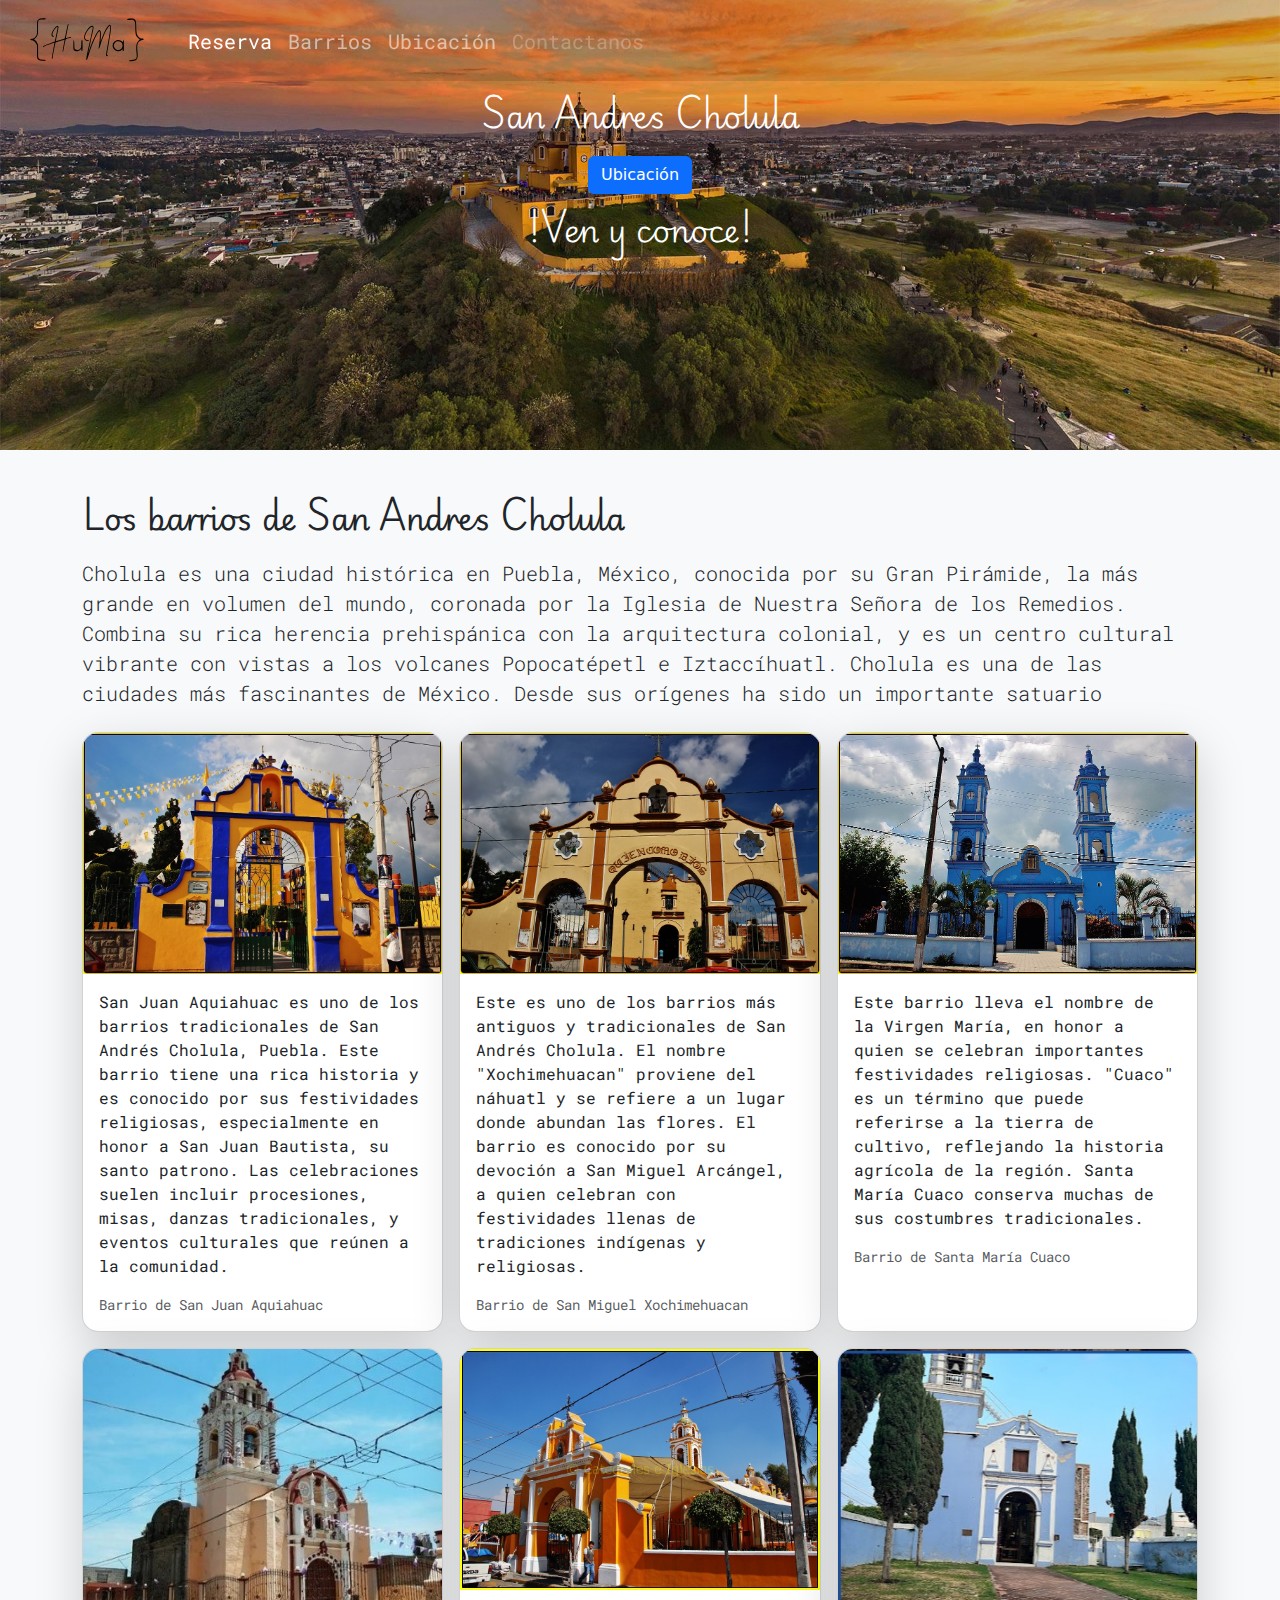
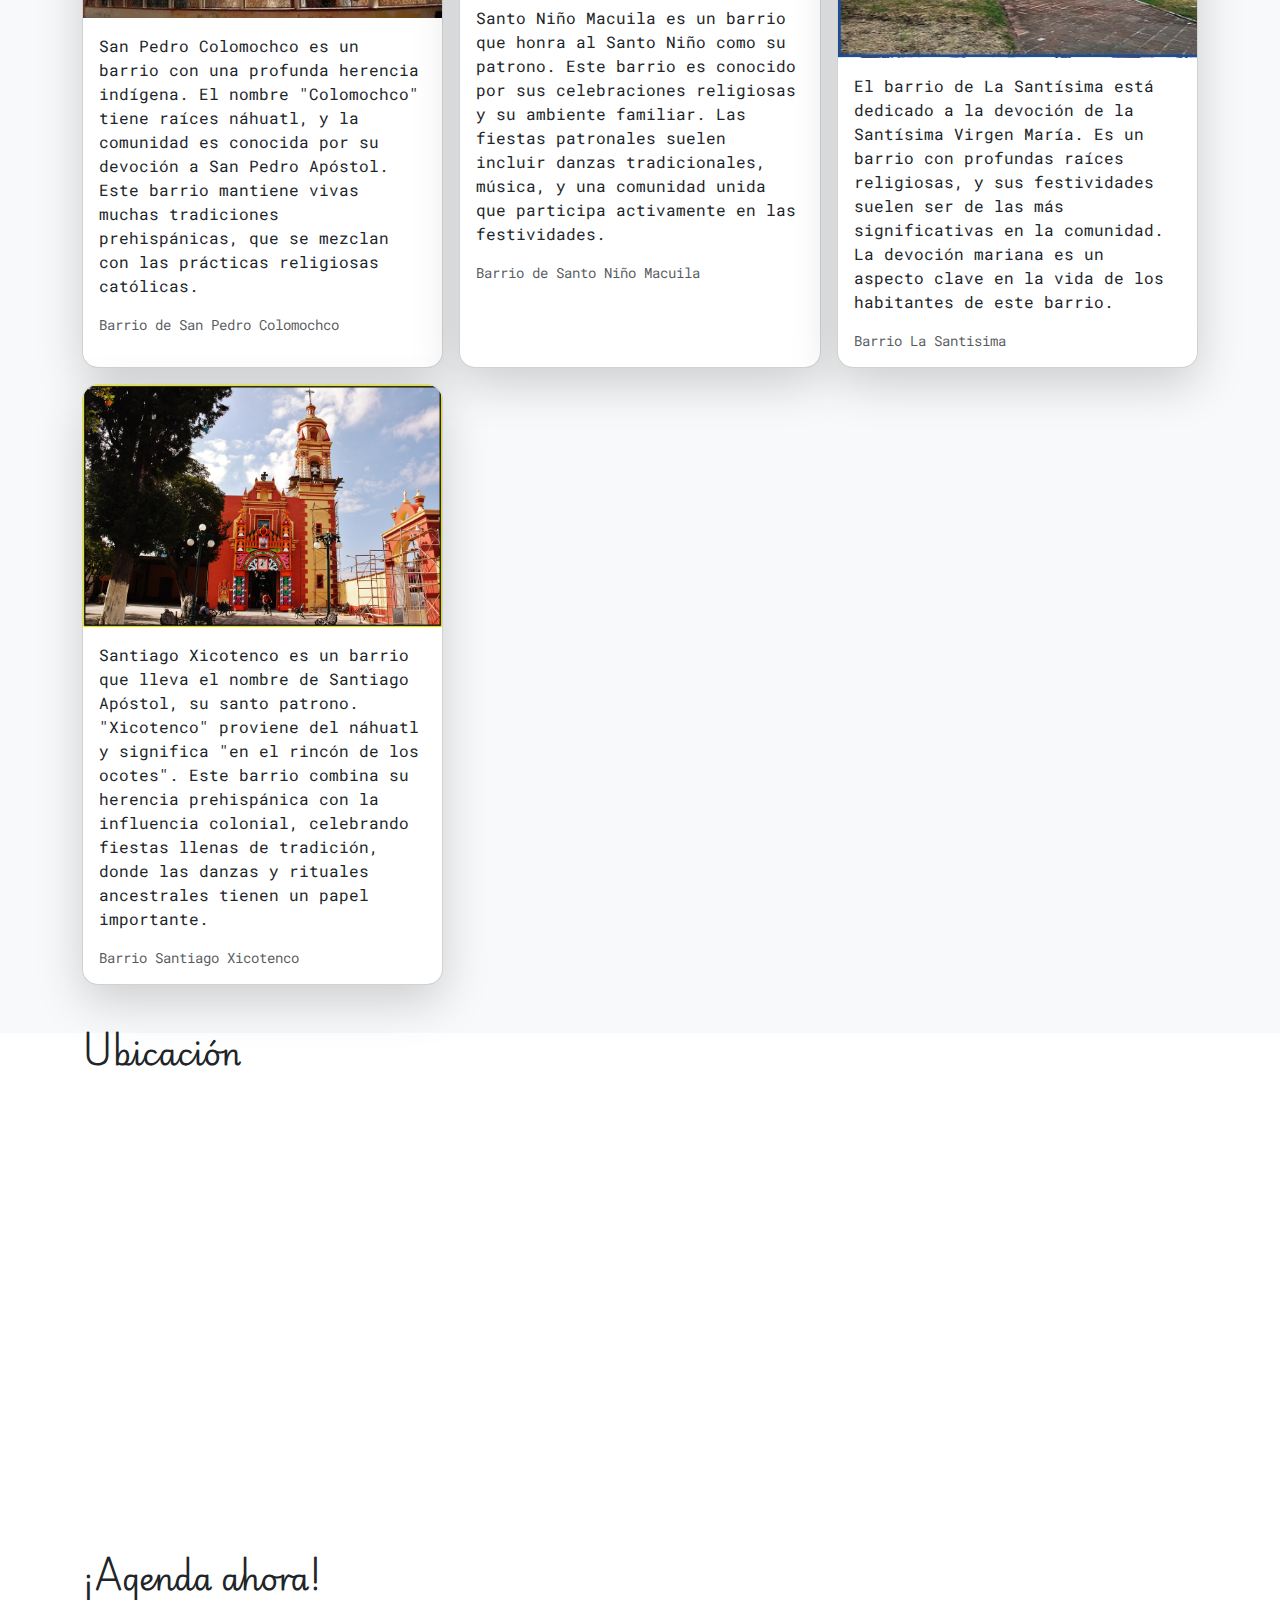
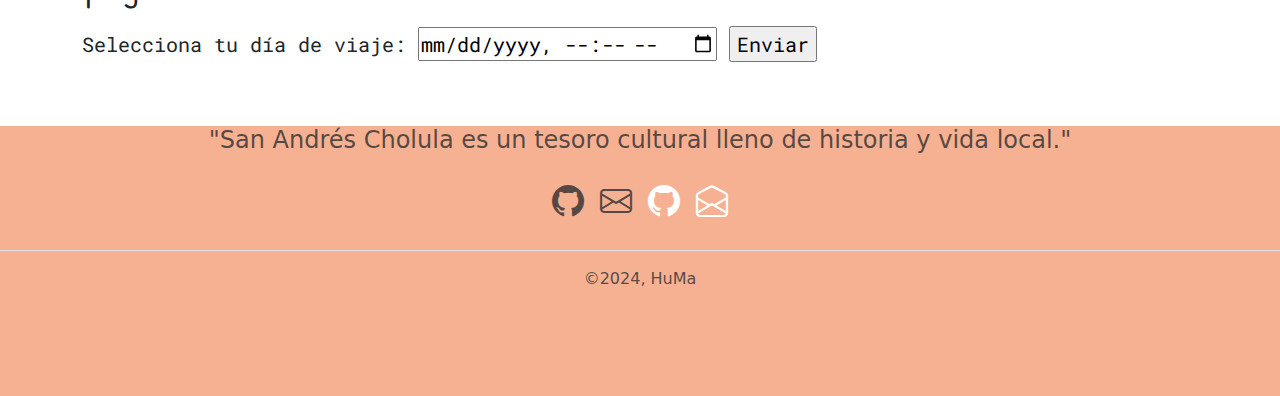
<file: Proyecto1/pages/pagina.html>
<!DOCTYPE html>
<html lang="es">

<head>
    <meta charset="UTF-8"/>
    <meta name="viewport" content="width=device-width, initial-scale=1.0">
    <meta name="keywords" content="Tursmo, Cultura, religion, San Andres cholula"/>
    <meta name="author" content="Hugo GC Y Marlem MC"/>
    <meta name="description"
        content="Turismo y cultura de San Andres cholulas, conoce los barrios y visitalos por medio de  nuestras citas" />

    <link rel="shortcut icon" href="../assets/icono.webp" type="image/x-icon">
    <link href="https://cdn.jsdelivr.net/npm/bootstrap@5.3.0/dist/css/bootstrap.min.css" rel="stylesheet">
    <!-- iconos -->
    <link rel="stylesheet" href="https://cdn.jsdelivr.net/npm/bootstrap-icons@1.11.3/font/bootstrap-icons.min.css">
    <link rel="preconnect" href="https://fonts.googleapis.com">
    <link rel="preconnect" href="https://fonts.gstatic.com" crossorigin>
    <link
        href="https://fonts.googleapis.com/css2?family=Bree+Serif&family=Karla:ital,wght@0,200..800;1,200..800&family=Lato:ital,wght@0,100;0,300;0,400;0,700;0,900;1,100;1,300;1,400;1,700;1,900&family=Overpass:ital,wght@0,100..900;1,100..900&family=Playfair+Display:ital,wght@0,400..900;1,400..900&family=Playwrite+FR+Moderne&display=swap"
        rel="stylesheet">
    <link rel="preconnect" href="https://fonts.gstatic.com" crossorigin>
    <link
        href="https://fonts.googleapis.com/css2?family=Bree+Serif&family=Karla:ital,wght@0,200..800;1,200..800&family=Lato:ital,wght@0,100;0,300;0,400;0,700;0,900;1,100;1,300;1,400;1,700;1,900&family=Overpass:ital,wght@0,100..900;1,100..900&family=Playfair+Display:ital,wght@0,400..900;1,400..900&family=Playwrite+FR+Moderne&family=Roboto+Mono:ital,wght@0,100..700;1,100..700&display=swap"
        rel="stylesheet">

    <link rel="stylesheet" href="../styles/style.css">
    <title>San Andres Cholula</title>
</head>

<body>
    <header>
        <nav class="navbar navbar-expand-lg  fixed-top" data-bs-theme="dark">
            <div class="container-fluid">
                <a class="navbar-brand roboto-mono" href="#"><img src="../assets/Huma.svg" height="55px" alt="huma"></a>
                <button class="navbar-toggler" type="button" data-bs-toggle="collapse" data-bs-target="#navbarNav"
                    aria-controls="navbarNav" aria-expanded="false" aria-label="Toggle navigation">
                    <span class="navbar-toggler-icon"></span>
                </button>
                <div class="collapse navbar-collapse" id="navbarNav">
                    <ul class="navbar-nav">
                        <li class="nav-item">
                            <a class="nav-link active roboto-mono" aria-current="page" href="#">Reserva</a>
                        </li>
                        <li class="nav-item roboto-mono">
                            <a class="nav-link" href="#">Barrios</a>
                        </li>
                        <li class="nav-item roboto-mono">
                            <a class="nav-link" href="#">Ubicación</a>
                        </li>
                        <li class="nav-item roboto-mono">
                            <a class="nav-link disabled" aria-disabled="true">Contactanos</a>
                        </li>
                    </ul>
                </div>
            </div>
        </nav>
    </header>
    <main>
        <section class="intro py-5 text-center container-fluid">
            <div class="row py-lg-5">
                <div class="col-lg-6 col-md-8 mx-auto">
                    <h1 class="fw-light text-white playwrite-fr-moderne">San Andres Cholula</h1>

                    <a href="https://maps.app.goo.gl/ZgG5LCo8maFiXkif7" target="_blank"
                        class="btn btn-primary my-3">Ubicación</a>
                    <h3 class="fw-light text-white playwrite-fr-moderne">!Ven y conoce!</h3>

                </div>
            </div>
        </section>

        <div class="album py-5 bg-body-tertiary">
            <div class="container">
                <h3 class="playwrite-fr-moderne">Los barrios de San Andres Cholula</h3>

                <p class="lead mb-4 mt-4 roboto-mono"> Cholula es una ciudad histórica en Puebla, México, conocida por
                    su Gran Pirámide, la más grande en volumen del mundo, coronada por la Iglesia de Nuestra Señora
                    de los Remedios. Combina su rica herencia prehispánica con la arquitectura colonial, y es un
                    centro cultural vibrante con vistas a los volcanes Popocatépetl e Iztaccíhuatl.
                    Cholula es una de las ciudades más fascinantes de México. Desde sus orígenes ha sido un importante
                    satuario</p>
                <p>
                <div class="row row-cols-1 row-cols-sm-2 row-cols-md-3 g-3 roboto-mono">
                    <div class="col">
                        <div class="card shadow-sm h-100 overflow-hidden rounded-4 shadow-lg">
                            <img src="../assets/SanJuan.jpg" alt="">

                            <div class="card-body">
                                <p class="card-text">San Juan Aquiahuac es uno de los barrios tradicionales de San
                                    Andrés Cholula, Puebla. Este barrio tiene una rica historia y es conocido por sus
                                    festividades religiosas, especialmente en honor a San Juan Bautista, su santo
                                    patrono. Las celebraciones suelen incluir procesiones, misas, danzas tradicionales,
                                    y eventos culturales que reúnen a la comunidad.</p>
                                <div class="d-flex justify-content-between align-items-center">

                                    <small class="text-body-secondary">Barrio de San Juan Aquiahuac</small>
                                </div>
                            </div>
                        </div>
                    </div>

                    <div class="col">
                        <div class="card shadow-sm h-100 overflow-hidden rounded-4 shadow-lg">
                            <img src="../assets/SanMiguel.jpg" alt="">

                            <div class="card-body">
                                <p class="card-text">Este es uno de los barrios más antiguos y tradicionales de San
                                    Andrés Cholula. El nombre "Xochimehuacan" proviene del náhuatl y se refiere a un
                                    lugar donde abundan las flores. El barrio es conocido por su devoción a San Miguel
                                    Arcángel, a quien celebran con festividades llenas de tradiciones indígenas y
                                    religiosas.</p>
                                <div class="d-flex justify-content-between align-items-center">

                                    <small class="text-body-secondary">Barrio de San Miguel Xochimehuacan</small>
                                </div>
                            </div>
                        </div>
                    </div>



                    <div class="col">
                        <div class="card shadow-sm h-100 overflow-hidden rounded-4 shadow-lg">
                            <img src="../assets/SantaMaria.jpg" alt="">

                            <div class="card-body">
                                <p class="card-text">Este barrio lleva el nombre de la Virgen María, en honor a quien
                                    se celebran importantes festividades religiosas. "Cuaco" es un término que puede
                                    referirse a la tierra de cultivo, reflejando la historia agrícola de la región.
                                    Santa María Cuaco conserva muchas de sus costumbres tradicionales.</p>
                                <div class="d-flex justify-content-between align-items-center">

                                    <small class="text-body-secondary">Barrio de Santa María Cuaco</small>
                                </div>
                            </div>
                        </div>
                    </div>

                    <div class="col">
                        <div class="card shadow-sm h-100 overflow-hidden rounded-4 shadow-lg">
                            <img src="../assets/SanPedro.jpeg" alt="">

                            <div class="card-body">
                                <p class="card-text">San Pedro Colomochco es un barrio con una profunda herencia
                                    indígena. El nombre "Colomochco" tiene raíces náhuatl, y la comunidad es conocida
                                    por su devoción a San Pedro Apóstol. Este barrio mantiene vivas muchas tradiciones
                                    prehispánicas, que se mezclan con las prácticas religiosas católicas.</p>
                                <div class="d-flex justify-content-between align-items-center">

                                    <small class="text-body-secondary">Barrio de San Pedro Colomochco</small>
                                </div>
                            </div>
                        </div>
                    </div>

                    <div class="col">
                        <div class="card shadow-sm h-100 overflow-hidden rounded-4 shadow-lg">
                            <img src="../assets/SantoNiño.jpg" alt="">

                            <div class="card-body">
                                <p class="card-text">Santo Niño Macuila es un barrio que honra al Santo Niño como su
                                    patrono. Este barrio es conocido por sus celebraciones religiosas y su ambiente
                                    familiar. Las fiestas patronales suelen incluir danzas tradicionales, música, y una
                                    comunidad unida que participa activamente en las festividades.</p>
                                <div class="d-flex justify-content-between align-items-center">

                                    <small class="text-body-secondary">Barrio de Santo Niño Macuila</small>
                                </div>
                            </div>
                        </div>
                    </div>

                    <div class="col">
                        <div class="card shadow-sm h-100 overflow-hidden rounded-4 shadow-lg">
                            <img src="../assets/Santisima.jpeg" alt="">

                            <div class="card-body">
                                <p class="card-text">El barrio de La Santísima está dedicado a la devoción de la
                                    Santísima Virgen María. Es un barrio con profundas raíces religiosas, y sus
                                    festividades suelen ser de las más significativas en la comunidad. La devoción
                                    mariana es un aspecto clave en la vida de los habitantes de este barrio.</p>
                                <div class="d-flex justify-content-between align-items-center">

                                    <small class="text-body-secondary">Barrio La Santisima</small>
                                </div>
                            </div>
                        </div>
                    </div>

                    <div class="col">
                        <div class="card shadow-sm h-100 overflow-hidden rounded-4 shadow-lg">
                            <img src="../assets/Santiago.jpg" alt="">

                            <div class="card-body">
                                <p class="card-text">Santiago Xicotenco es un barrio que lleva el nombre de Santiago
                                    Apóstol, su santo patrono. "Xicotenco" proviene del náhuatl y significa "en el
                                    rincón de los ocotes". Este barrio combina su herencia prehispánica con la
                                    influencia colonial, celebrando fiestas llenas de tradición, donde las danzas y
                                    rituales ancestrales tienen un papel importante.</p>
                                <div class="d-flex justify-content-between align-items-center">

                                    <small class="text-body-secondary">Barrio Santiago Xicotenco</small>
                                </div>
                            </div>
                        </div>
                    </div>

                </div>
            </div>
        </div>

        <div class="container">
            <h3 class="playwrite-fr-moderne">Ubicación</h3>
            <div class="text-center mt-3 mb-3">
                <iframe
                    src="https://www.google.com/maps/embed?pb=!1m18!1m12!1m3!1d60345.88543580006!2d-98.33596052092531!3d19.036554382644976!2m3!1f0!2f0!3f0!3m2!1i1024!2i768!4f13.1!3m3!1m2!1s0x85cfc7c5f1be4ca9%3A0xf2c359adbc992fec!2sSan%20Andr%C3%A9s%20Cholula%2C%20Pue.!5e0!3m2!1ses-419!2smx!4v1723774949094!5m2!1ses-419!2smx"
                    width="800" height="450" style="border:0;" allowfullscreen="" loading="lazy"
                    referrerpolicy="no-referrer-when-downgrade"></iframe>
            </div>

        </div>

        <div class="container mb-5">
            <h3 class="playwrite-fr-moderne mb-3 mt-3">¡Agenda ahora!</h3>

            <form id="agendaForm">
                <label class="agenda mt-3 mb-3 roboto-mono">
                    Selecciona tu día de viaje:
                    <input type="datetime-local" id="agenda" name="agenda">
                    <input type="submit" value="Enviar">
                </label>
            </form>


        </div>


    </main>

    <footer id="contacto">
        
        <h4 class="text-center text-body-secondary mt-5 mb-3">"San Andrés Cholula es un tesoro cultural lleno de historia y
            vida local."</h4>
        <ul class="nav justify-content-center border-bottom pb-3 mb-3">

            <li class="nav-item">
                <a href="https://github.com/Marleemm" target="_blank" class="nav-link px-2 text-body-secondary">
                    <i class="bi bi-github fs-2"></i>
                </a>
            </li>

            <li class="nav-item">
                <a href="mailto:marlemmartinezc@gmail.com" target="_blank"
                    class="nav-link px-2 text-body-secondary fs-2">
                    <i class="bi bi-envelope"></i>
                </a>
            </li>


            <li class="nav-item">
                <a href="https://github.com/Hugo-Jesus-G" target="_blank" class="nav-link px-2 text-body-secondary">
                    <i class="bi bi-github fs-2 text-white"></i>
                </a>
            </li>

            <li class="nav-item">
                <a href="mailto:hugogcc19@gmail.com" target="_blank" class="nav-link px-2 text-body-secondary fs-2">
                    <i class="bi bi-envelope-open text-white"></i>
                </a>
            </li>

            <!-- <li class="nav-item">
                <a href="https://www.linkedin.com/in/marlem-mart%C3%ADnez-castillo-b7a8792aa/" target="_blank"
                    class="nav-link px-2 text-body-secondary">
                    <i class="bi bi-linkedin fs-2"></i>
                </a>
            </li> -->




        </ul>

        <p class="text-center text-body-secondary ">©2024, HuMa</p>

    </footer>



    <script src="https://cdn.jsdelivr.net/npm/bootstrap@5.3.0/dist/js/bootstrap.bundle.min.js"></script>
    <script>
        document.getElementById("agendaForm").addEventListener("submit", function (event) {
            event.preventDefault(); // Prevenir el envío automático del formulario

            // Obtener la hora seleccionada
            const horaSeleccionada = document.getElementById("agenda").value;

            // Mostrar una alerta de confirmación
            if (confirm(`¿Estás seguro de que quieres enviar la hora: ${horaSeleccionada}?`)) {
                // Si el usuario confirma, se envía el formulario
                this.submit();

                // Mostrar un mensaje de registro exitoso
                alert("Registro exitoso.");
            } else {
                // Si el usuario cancela, no se envía el formulario
                alert("El envío fue cancelado.");
            }
        });
    </script>
</body>

</html>
</file>
<file: Proyecto1/styles/style.css>
#login{
    background-image: url("../assets/fondo.jpeg");
    background-size: cover;
    background-position: center;
}
  
.intro{
    background-image: url("../assets/fondo.jpeg");
    background-size: cover;
    background-position: center;
    /* altura en la ventana del navegador */
    min-height: 50vh;
}
.form-container {
    height: 100vh;
    display: flex;
    justify-content: center;
    align-items: center;
  
}
.playwrite-fr-moderne {
    font-family: "Playwrite FR Moderne", system-ui;
    font-optical-sizing: auto;
    font-weight: 800px;
    font-style: normal;
    font-size: 30px;
  }

  

  .roboto-mono{
    font-family: "Roboto Mono", monospace;
    font-optical-sizing: auto;
    font-weight:400px;
    font-style: normal;
  }
  

  .lato-black {
    font-family: "Lato", system-ui;
    font-weight: 900;
  }
  
.boton{
border-radius: 10%;
}

#botonA{
  border-radius: 20%;
  background-color: rgb(249, 228, 197);
  font-size:18px;
  font-style:italic;
  width: 100px;
  height: 45px;
}

#contacto{
  background-color: rgba(246, 172, 140, 0.944);
  min-height: 30vh;
}

.navbar{
  min-height: 5vh;
  background-color: rgba(0, 0, 0, 0.1);
  font-size: 20px;
}

.agenda{
 
  font-size: 20px;
}

.contenedor{


  display:flex ;
}


.hijo{


width: 50%;
padding: 5px;

margin-top: 5px;

}
</file>
